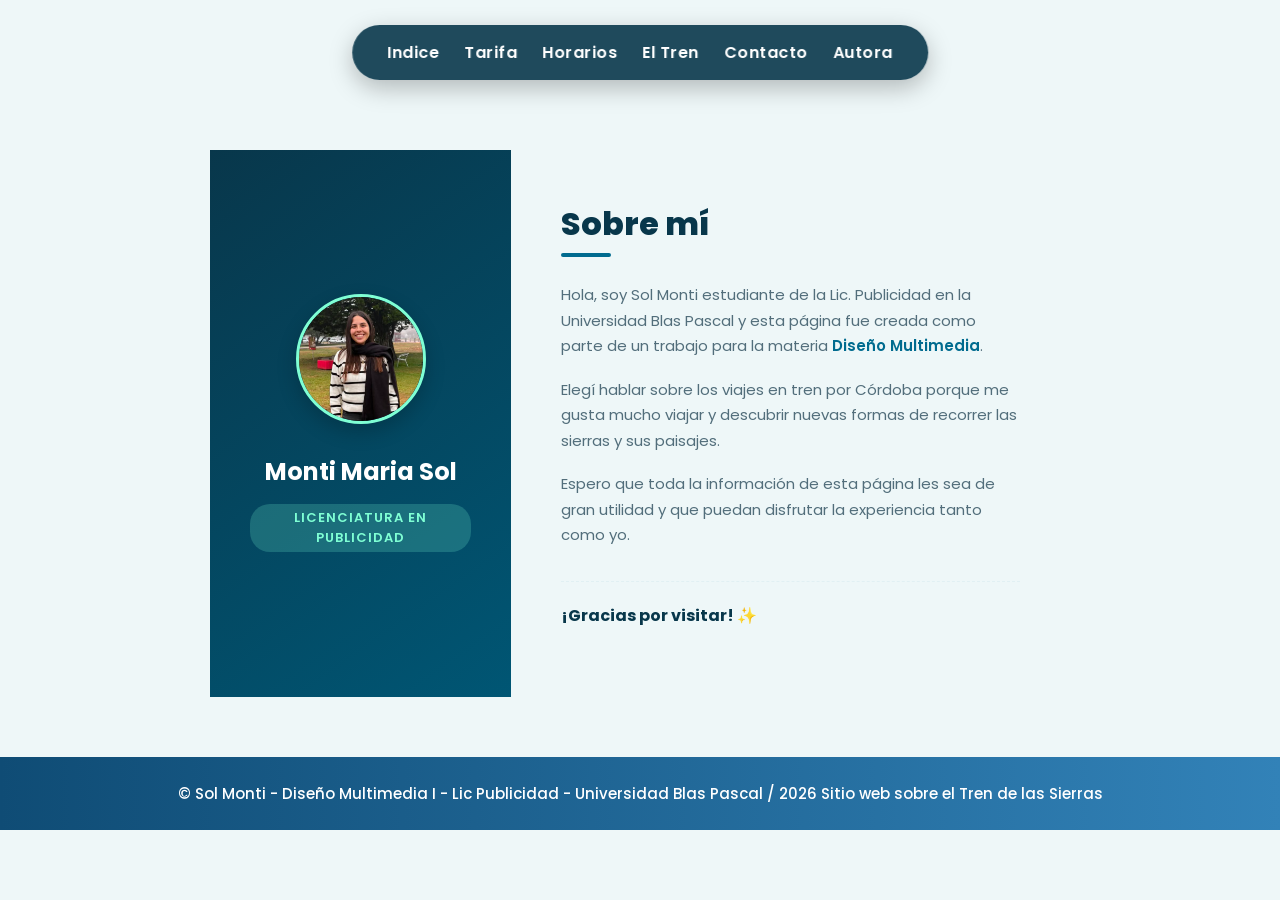
<file: autora.html>
<!DOCTYPE html>
<html lang="es">
<head>
  <link href="style.css" rel="stylesheet">
  <meta charset="UTF-8">
  <title>Tren de las sierras</title>
</head>
<body>
    <nav>
        <ul>
            <li><a href="index.html">Indice</a></li>
            <li><a href="tarifa.html">Tarifa</a></li>
            <li><a href="Horarios.html">Horarios</a></li>
            <li><a href="el tren.html">El Tren</a></li>
            <li><a href="contacto.html">Contacto</a></li>
            <li><a href="autora.html">Autora</a></li>
        </ul>
    </nav>

<main class="wrapper-autora">
<div class="perfil-foto-area">
    <img src="Fotos\Foto-autora.jpeg" alt="Sol Monti" class="foto-autora">
    
    <h2>Monti Maria Sol</h2>
    <p class="rol">Licenciatura en Publicidad</p>
</div>
            <!-- Bloque Derecho: Mensaje y Detalles -->
            <div class="perfil-info-area">
                <h1>Sobre mí</h1>
                <div class="linea-decorativa"></div>
                
                <p>Hola, soy Sol Monti estudiante de la Lic. Publicidad en la Universidad Blas Pascal y esta página fue creada como parte de un trabajo para la materia <strong>Diseño Multimedia</strong>.</p>

                <p>Elegí hablar sobre los viajes en tren por Córdoba porque me gusta mucho viajar y descubrir nuevas formas de recorrer las sierras y sus paisajes.</p>

                <p>Espero que toda la información de esta página les sea de gran utilidad y que puedan disfrutar la experiencia tanto como yo.</p>

                <div class="despedida">
                    <p class="gracias">¡Gracias por visitar! ✨</p>
                </div>
            </div>
    </main>
    <footer>
    <p id="footer">© Sol Monti - Diseño Multimedia I - Lic Publicidad - Universidad Blas Pascal / 2026 Sitio web sobre el Tren de las Sierras  </p>
</footer>
</body>
</html>
</file>
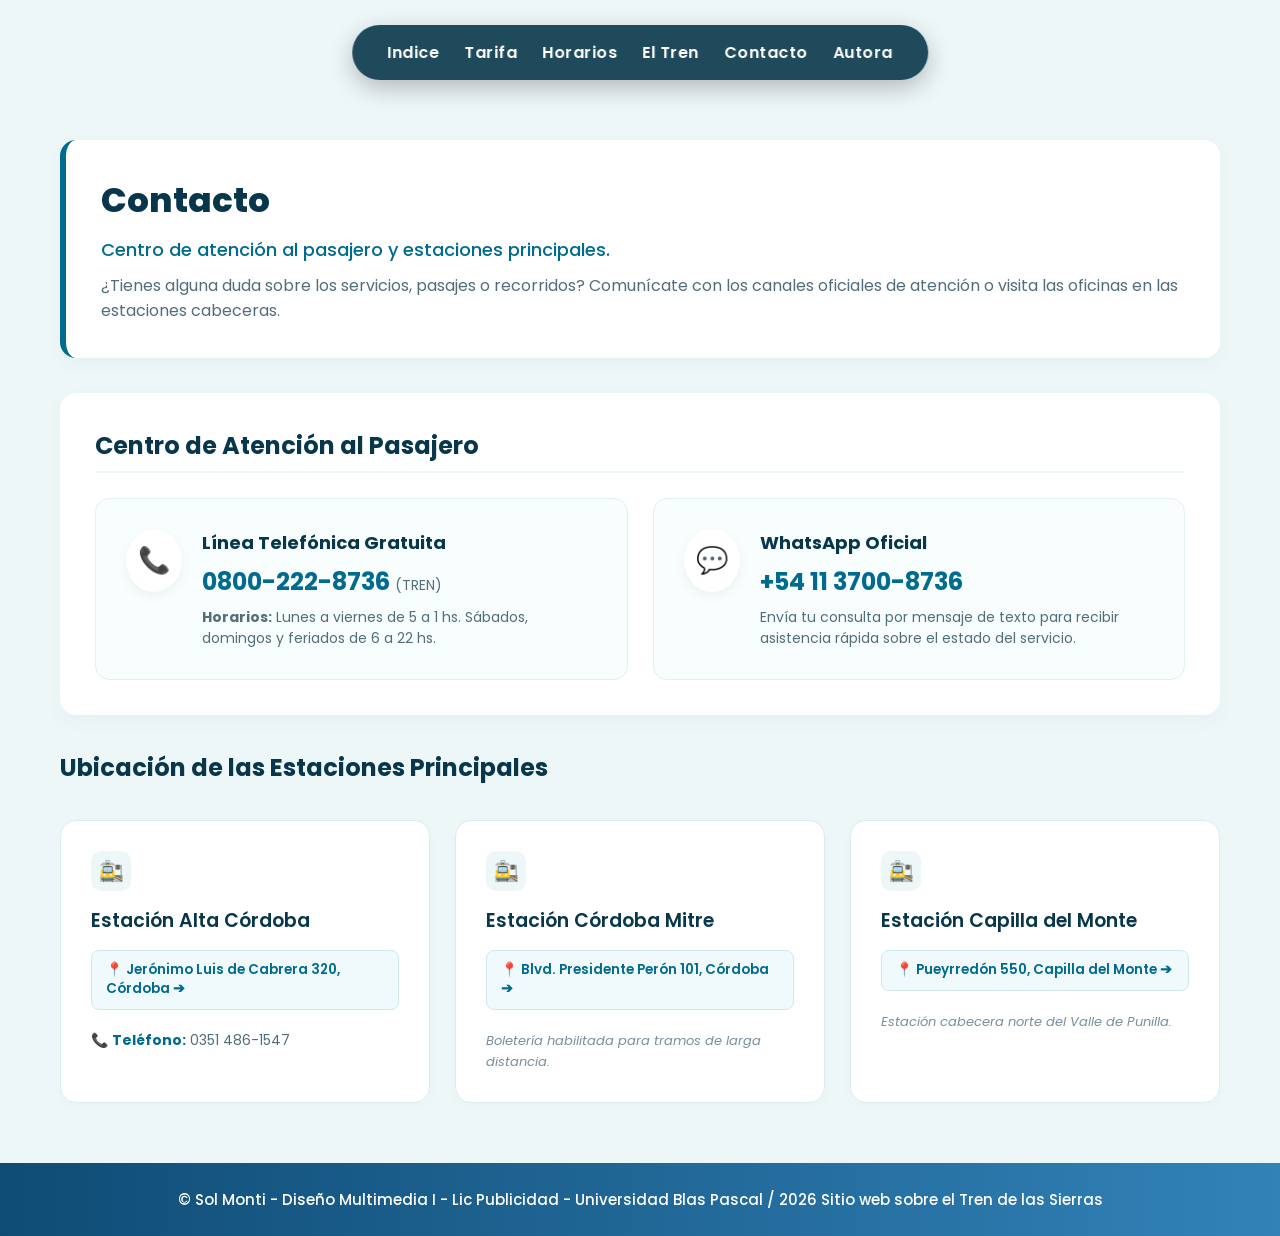
<file: contacto.html>
<!DOCTYPE html>
<html lang="es">
<head>
  <link href="style.css" rel="stylesheet">
  <meta charset="UTF-8">
  <title>Tren de las sierras</title>
</head>
<body>
    <nav>
        <ul>
            <li><a href="index.html">Indice</a></li>
            <li><a href="tarifa.html">Tarifa</a></li>
            <li><a href="Horarios.html">Horarios</a></li>
            <li><a href="el tren.html">El Tren</a></li>
            <li><a href="contacto.html">Contacto</a></li>
            <li><a href="autora.html">Autora</a></li>
        </ul>
    </nav>
<main class="wrapper-contacto">
        
        <header class="header-seccion">
            <h1>Contacto</h1>
            <p class="subtitulo">Centro de atención al pasajero y estaciones principales.</p>
            <p class="aclaracion">¿Tienes alguna duda sobre los servicios, pasajes o recorridos? Comunícate con los canales oficiales de atención o visita las oficinas en las estaciones cabeceras.</p>
        </header>

        <section class="atencion-pasajero">
            <h2>Centro de Atención al Pasajero</h2>
            
            <div class="grid-canales">
                <div class="card-contacto-canal">
                    <span class="icono-canal">📞</span>
                    <div class="info-canal">
                        <h3>Línea Telefónica Gratuita</h3>
                        <p class="dato-principal">0800-222-8736 <small>(TREN)</small></p>
                        <p class="horario-canal"><strong>Horarios:</strong> Lunes a viernes de 5 a 1 hs. Sábados, domingos y feriados de 6 a 22 hs.</p>
                    </div>
                </div>

                <div class="card-contacto-canal whatsapp-style">
                    <span class="icono-canal">💬</span>
                    <div class="info-canal">
                        <h3>WhatsApp Oficial</h3>
                        <p class="dato-principal">+54 11 3700-8736</p>
                        <p class="horario-canal">Envía tu consulta por mensaje de texto para recibir asistencia rápida sobre el estado del servicio.</p>
                    </div>
                </div>
            </div>
        </section>

 <section class="oficinas-estaciones">
            <h2>Ubicación de las Estaciones Principales</h2>
            
            <div class="grid-estaciones">
                <div class="estacion-card">
                    <div class="badge-tren">🚉</div>
                    <h3>Estación Alta Córdoba</h3>
                    <a href="https://maps.app.goo.gl/N7bkkgD5SNTJECLY6" target="_blank" class="boton-mapa">
                        📍 Jerónimo Luis de Cabrera 320, Córdoba ➔
                    </a>
                    <p class="telefono-estacion">📞 <strong>Teléfono:</strong> 0351 486-1547</p>
                </div>

                <div class="estacion-card">
                    <div class="badge-tren">🚉</div>
                    <h3>Estación Córdoba Mitre</h3>
                    <a href="https://maps.app.goo.gl/zo84ZWs15TU2xJAWA" target="_blank" class="boton-mapa">
                        📍 Blvd. Presidente Perón 101, Córdoba ➔
                    </a>
                    <p class="telefono-estacion"><em>Boletería habilitada para tramos de larga distancia.</em></p>
                </div>

                <div class="estacion-card">
                    <div class="badge-tren">🚉</div>
                    <h3>Estación Capilla del Monte</h3>
                    <a href="https://maps.app.goo.gl/j3onuVPcmYfVt8nZ9" target="_blank" class="boton-mapa">
                        📍 Pueyrredón 550, Capilla del Monte ➔
                    </a>
                    <p class="telefono-estacion"><em>Estación cabecera norte del Valle de Punilla.</em></p>
                </div>
            </div>
        </section>
    </main>
    <footer>
    <p id="footer">© Sol Monti - Diseño Multimedia I - Lic Publicidad - Universidad Blas Pascal / 2026 Sitio web sobre el Tren de las Sierras  </p>
</footer>
</body>
</html>
</file>
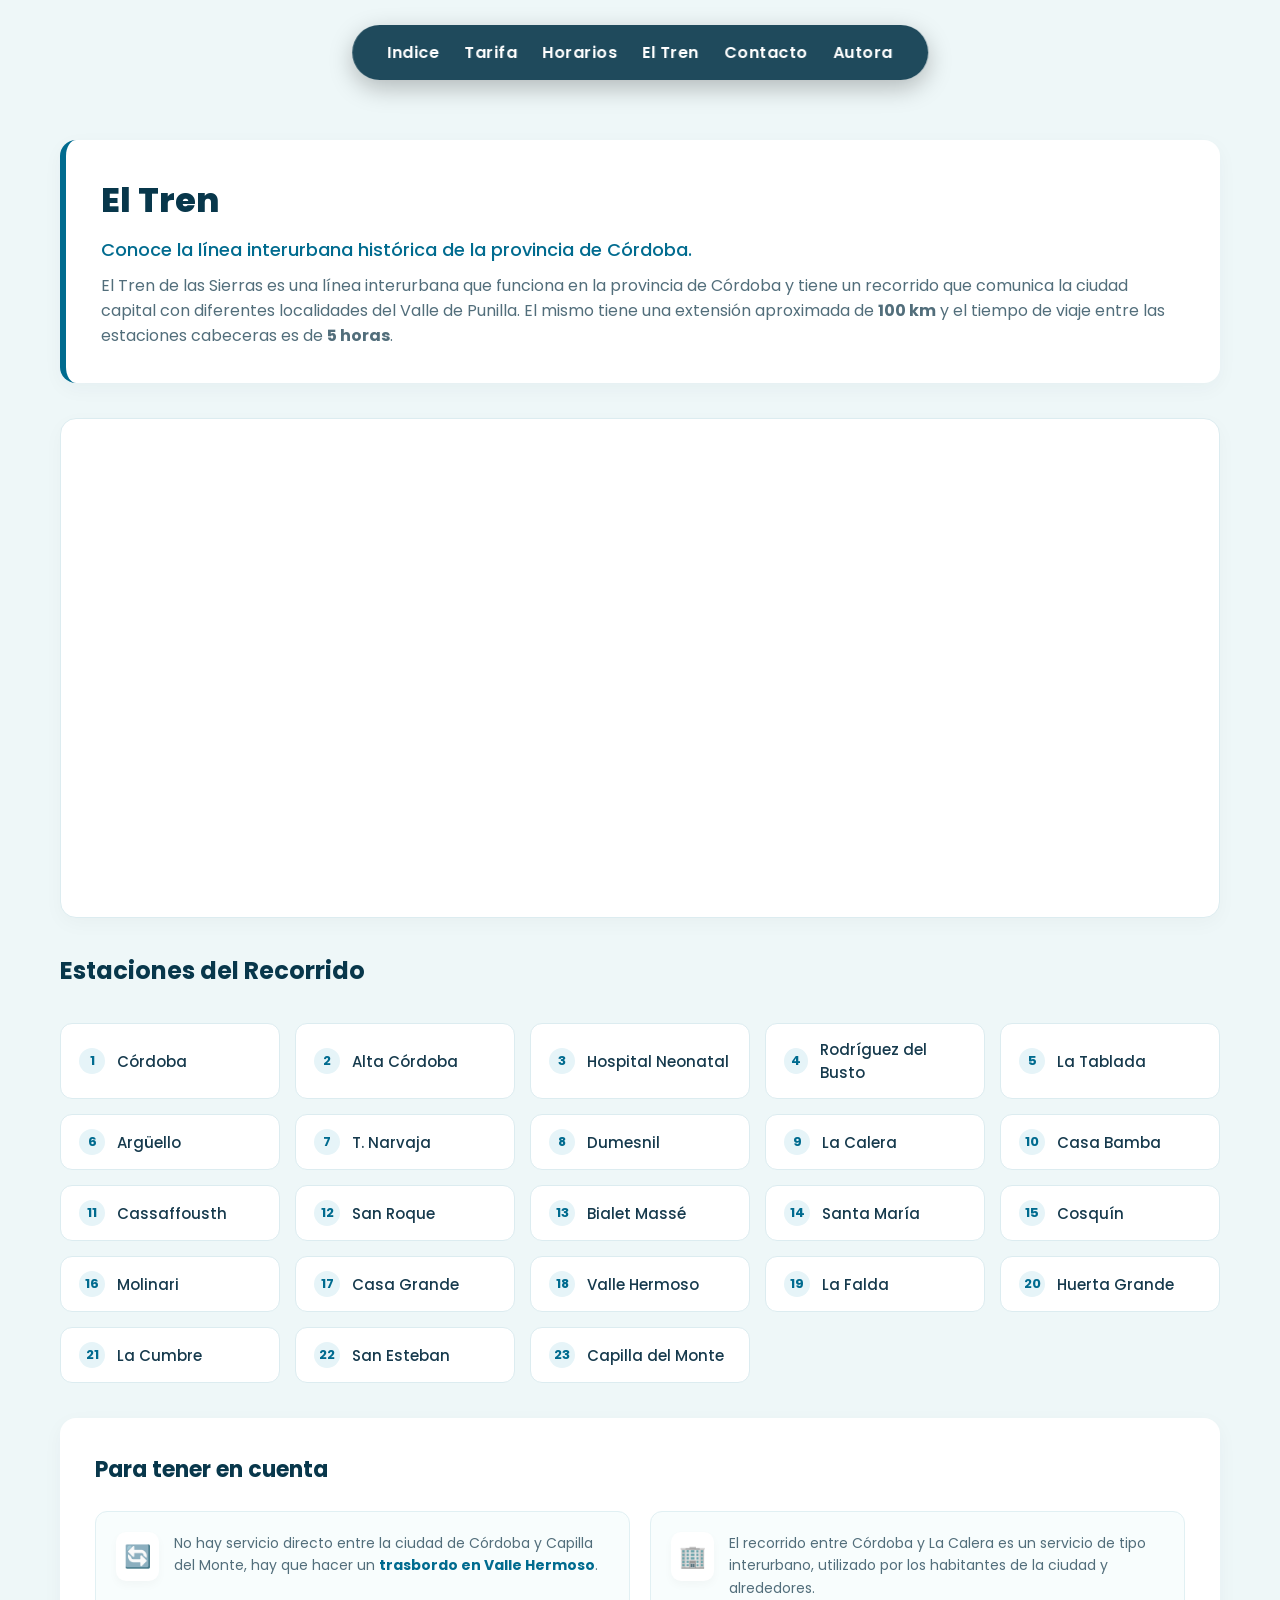
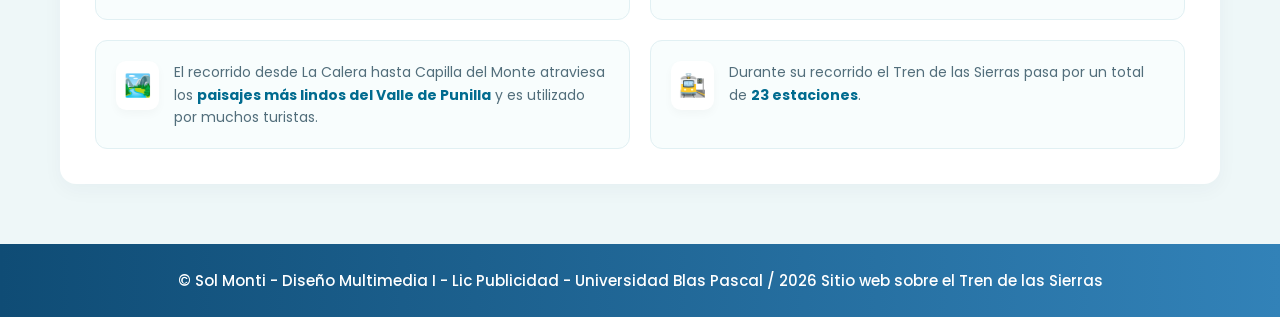
<file: el tren.html>
<!DOCTYPE html>
<html lang="es">
<head>
  <link href="style.css" rel="stylesheet">
  <meta charset="UTF-8">
  <title>Ten de las sierras</title>
</head>
<body>
    <nav>
        <ul>
            <li><a href="index.html">Indice</a></li>
            <li><a href="tarifa.html">Tarifa</a></li>
            <li><a href="Horarios.html">Horarios</a></li>
            <li><a href="el tren.html">El Tren</a></li>
            <li><a href="contacto.html">Contacto</a></li>
            <li><a href="autora.html">Autora</a></li>
        </ul>
    </nav>
<main class="wrapper-tren">
        
        <header class="header-seccion">
            <h1>El Tren</h1>
            <p class="subtitulo">Conoce la línea interurbana histórica de la provincia de Córdoba.</p>
            <p class="aclaracion">El Tren de las Sierras es una línea interurbana que funciona en la provincia de Córdoba y tiene un recorrido que comunica la ciudad capital con diferentes localidades del Valle de Punilla. El mismo tiene una extensión aproximada de <strong>100 km</strong> y el tiempo de viaje entre las estaciones cabeceras es de <strong>5 horas</strong>.</p>
        </header>

        <section class="seccion-mapa-unico">
            <div class="contenedor-iframe-full">
                <iframe src="https://www.google.com/maps/d/embed?mid=1ZbwpI0EW1kE16yeSjq-pHmKu3SYMpfY&ehbc=2E312F" title="Mapa del recorrido del Tren de las Sierras" width="640" height="480"></iframe>
            </div>
        </section>

        <section class="estaciones-container">
            <h2>Estaciones del Recorrido</h2>
            <ul class="lista-estaciones">
                <li><span>1</span> Córdoba</li>
                <li><span>2</span> Alta Córdoba</li>
                <li><span>3</span> Hospital Neonatal</li>
                <li><span>4</span> Rodríguez del Busto</li>
                <li><span>5</span> La Tablada</li>
                <li><span>6</span> Argüello</li>
                <li><span>7</span> T. Narvaja</li>
                <li><span>8</span> Dumesnil</li>
                <li><span>9</span> La Calera</li>
                <li><span>10</span> Casa Bamba</li>
                <li><span>11</span> Cassaffousth</li>
                <li><span>12</span> San Roque</li>
                <li><span>13</span> Bialet Massé</li>
                <li><span>14</span> Santa María</li>
                <li><span>15</span> Cosquín</li>
                <li><span>16</span> Molinari</li>
                <li><span>17</span> Casa Grande</li>
                <li><span>18</span> Valle Hermoso</li>
                <li><span>19</span> La Falda</li>
                <li><span>20</span> Huerta Grande</li>
                <li><span>21</span> La Cumbre</li>
                <li><span>22</span> San Esteban</li>
                <li><span>23</span> Capilla del Monte</li>
            </ul>
        </section>

        <section class="consejos-tren">
            <h3>Para tener en cuenta</h3>
            
            <div class="grid-consejos">
                <div class="card-consejo">
                    <span class="icono-c">🔄</span>
                    <p>No hay servicio directo entre la ciudad de Córdoba y Capilla del Monte, hay que hacer un <strong>trasbordo en Valle Hermoso</strong>.</p>
                </div>
                <div class="card-consejo">
                    <span class="icono-c">🏢</span>
                    <p>El recorrido entre Córdoba y La Calera es un servicio de tipo interurbano, utilizado por los habitantes de la ciudad y alrededores.</p>
                </div>
                <div class="card-consejo">
                    <span class="icono-c">🏞️</span>
                    <p>El recorrido desde La Calera hasta Capilla del Monte atraviesa los <strong>paisajes más lindos del Valle de Punilla</strong> y es utilizado por muchos turistas.</p>
                </div>
                <div class="card-consejo">
                    <span class="icono-c">🚉</span>
                    <p>Durante su recorrido el Tren de las Sierras pasa por un total de <strong>23 estaciones</strong>.</p>
                </div>
            </div>
        </section>

    </main>
    <footer>
    <p id="footer">© Sol Monti - Diseño Multimedia I - Lic Publicidad - Universidad Blas Pascal / 2026 Sitio web sobre el Tren de las Sierras  </p>
</footer>
</body>
</html>
</file>
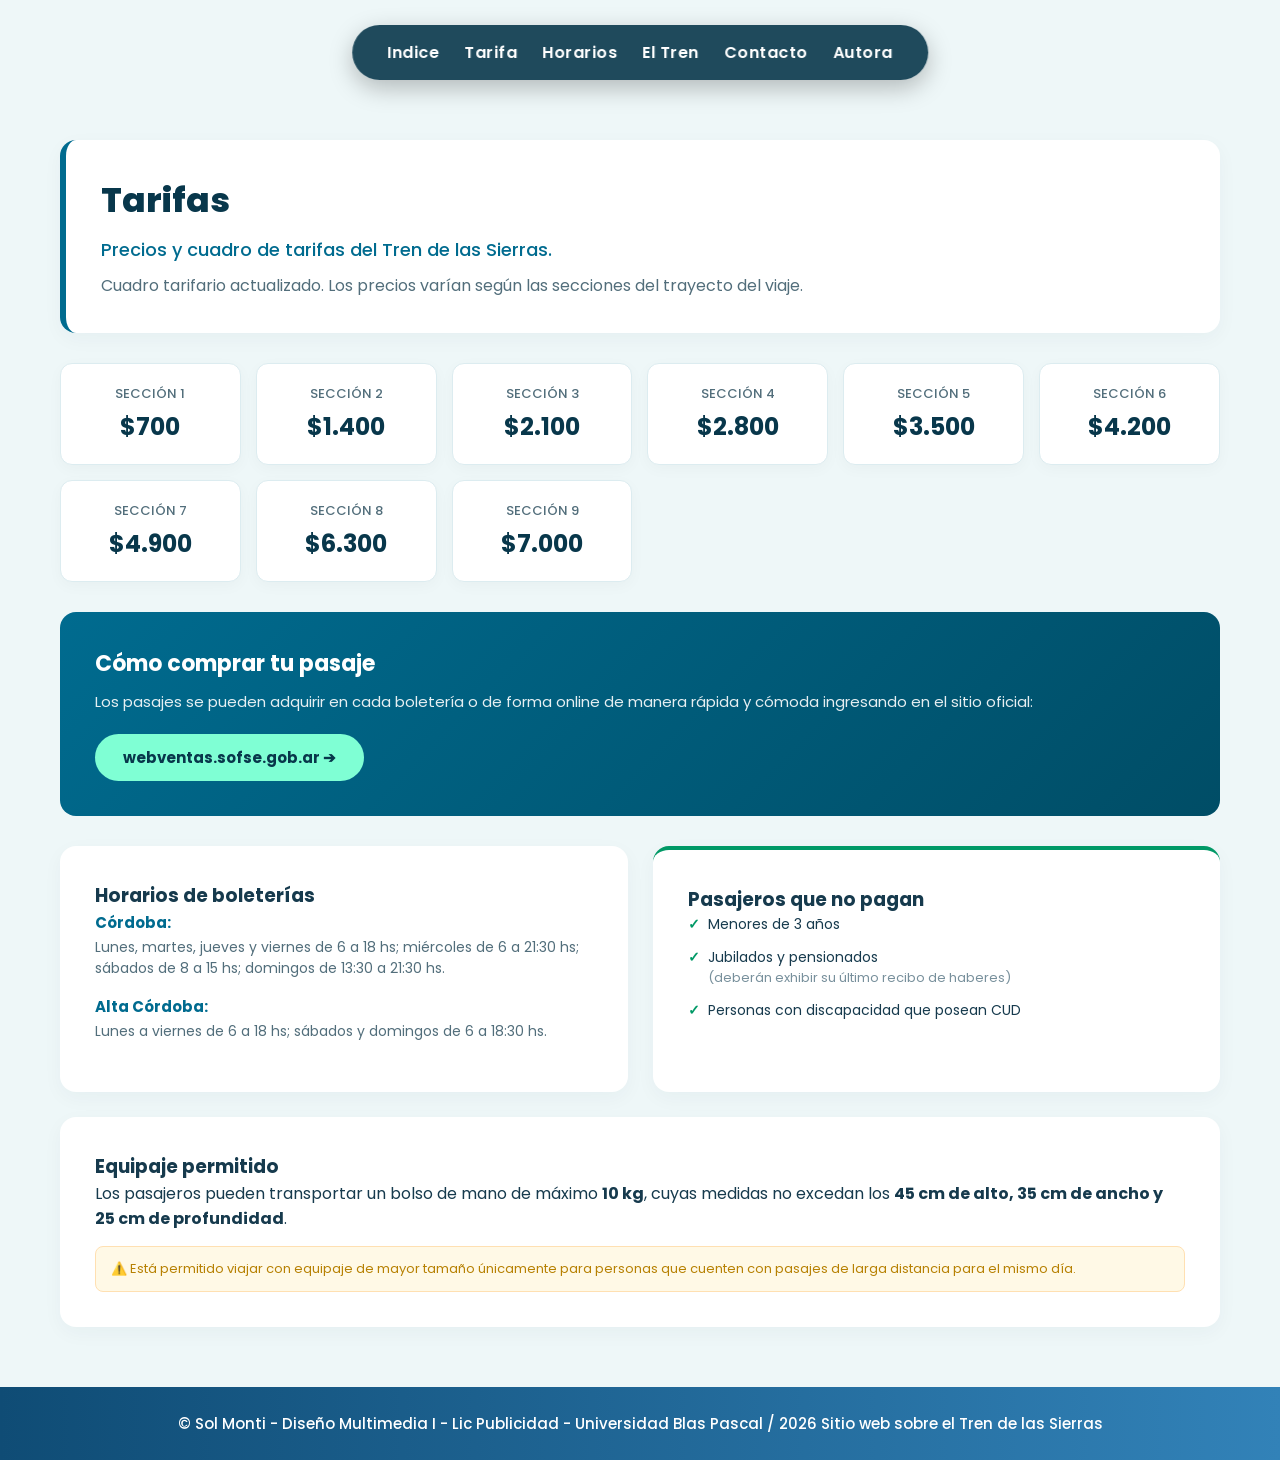
<file: tarifa.html>
<!DOCTYPE html>
<html lang="es">
<head>
    <link href="style.css" rel="stylesheet">
  <meta charset="UTF-8">
  <title>Tren de las sierras</title>
</head>
<body>
    <nav>
        <ul>
            <li><a href="index.html">Indice</a></li>
            <li><a href="tarifa.html">Tarifa</a></li>
            <li><a href="Horarios.html">Horarios</a></li>
            <li><a href="el tren.html">El Tren</a></li>
            <li><a href="contacto.html">Contacto</a></li>
            <li><a href="autora.html">Autora</a></li>
        </ul>
    </nav>

 <main class="wrapper-tarifas">
        
        <header class="header-seccion">
            <h1>Tarifas</h1>
            <p class="subtitulo">Precios y cuadro de tarifas del Tren de las Sierras.</p>
            <p class="aclaracion">Cuadro tarifario actualizado. Los precios varían según las secciones del trayecto del viaje.</p>
        </header>

        <section class="tarjetas-precios">
            <div class="card-precio"><span>Sección 1</span> <strong>$700</strong></div>
            <div class="card-precio"><span>Sección 2</span> <strong>$1.400</strong></div>
            <div class="card-precio"><span>Sección 3</span> <strong>$2.100</strong></div>
            <div class="card-precio"><span>Sección 4</span> <strong>$2.800</strong></div>
            <div class="card-precio"><span>Sección 5</span> <strong>$3.500</strong></div>
            <div class="card-precio"><span>Sección 6</span> <strong>$4.200</strong></div>
            <div class="card-precio"><span>Sección 7</span> <strong>$4.900</strong></div>
            <div class="card-precio"><span>Sección 8</span> <strong>$6.300</strong></div>
            <div class="card-precio"><span>Sección 9</span> <strong>$7.000</strong></div>
        </section>

        <section class="bloque-compra">
            <h3>Cómo comprar tu pasaje</h3>
            <p>Los pasajes se pueden adquirir en cada boletería o de forma online de manera rápida y cómoda ingresando en el sitio oficial:</p>
            <a href="https://webventas.sofse.gob.ar/" target="_blank" class="boton-link">webventas.sofse.gob.ar ➔</a>
        </section>

        <section class="grid-info">
            
            <div class="info-box">
                <h3>Horarios de boleterías</h3>
                <div class="item-horario">
                    <strong>Córdoba:</strong> 
                    <p>Lunes, martes, jueves y viernes de 6 a 18 hs; miércoles de 6 a 21:30 hs; sábados de 8 a 15 hs; domingos de 13:30 a 21:30 hs.</p>
                </div>
                <div class="item-horario">
                    <strong>Alta Córdoba:</strong> 
                    <p>Lunes a viernes de 6 a 18 hs; sábados y domingos de 6 a 18:30 hs.</p>
                </div>
            </div>

            <div class="info-box gratis">
                <h3>Pasajeros que no pagan</h3>
                <ul>
                    <li>Menores de 3 años</li>
                    <li>Jubilados y pensionados <span>(deberán exhibir su último recibo de haberes)</span></li>
                    <li>Personas con discapacidad que posean CUD</li>
                </ul>
            </div>

            <div class="info-box span-full">
                <h3>Equipaje permitido</h3>
                <p>Los pasajeros pueden transportar un bolso de mano de máximo <strong>10 kg</strong>, cuyas medidas no excedan los <strong>45 cm de alto, 35 cm de ancho y 25 cm de profundidad</strong>.</p>
                <p class="nota-equipaje">⚠️ Está permitido viajar con equipaje de mayor tamaño únicamente para personas que cuenten con pasajes de larga distancia para el mismo día.</p>
            </div>

        </section>

    </main>
    <footer>
    <p id="footer">© Sol Monti - Diseño Multimedia I - Lic Publicidad - Universidad Blas Pascal / 2026 Sitio web sobre el Tren de las Sierras  </p>
</footer>
</body>
</html>
</file>
<file: style.css>
@import url('https://fonts.googleapis.com/css2?family=Poppins:wght@300;400;500;600;700;800&display=swap');

/* ==========================================================================
   1. REGLAS GENERALES Y RESET (Aplica a todas las páginas)
   ========================================================================== */
* {
    margin: 0;
    padding: 0;
    box-sizing: border-box;
}

body {
    font-family: 'Poppins', sans-serif;
    background-color: #eef7f8;
    color: #163a4d;
}

/* ==========================================================================
   2. MENÚ DE NAVEGACIÓN FIJO (Corregido para que no se deforme)
   ========================================================================== */
nav {
    position: fixed;
    top: 25px;
    left: 50%;
    transform: translateX(-50%);
    background: rgba(8, 55, 75, 0.9);
    backdrop-filter: blur(8px);
    padding: 15px 35px;
    border-radius: 60px;
    z-index: 1000;
    box-shadow: 0px 8px 25px rgba(0,0,0,0.25);
}

nav ul {
    display: flex;
    align-items: center;
    justify-content: center;
    gap: 25px;
    list-style: none;
}

nav a {
    text-decoration: none;
    color: white;
    font-size: 16px;
    font-weight: 600;
    letter-spacing: 0.5px;
    transition: 0.3s;
    white-space: nowrap; /* Evita que "El Tren" se rompa en dos líneas */
}

nav a:hover {
    color: #7fffd4;
    transform: scale(1.05);
}

/* ==========================================================================
   3. PÁGINA PRINCIPAL: PORTADA (HERO), BENEFICIOS Y CONTACTO
   ========================================================================== */

/* Portada con Video */
.hero {
    position: relative;
    height: 100vh;
    overflow: hidden;
}

.video-fondo {
    position: absolute;
    width: 100%;
    height: 100%;
    object-fit: cover;
}

.overlay {
    position: absolute;
    width: 100%;
    height: 100%;
    background: linear-gradient(
        rgba(0, 60, 90, 0.55),
        rgba(0, 120, 90, 0.45)
    );
}

.contenido-hero {
    position: relative;
    z-index: 2;
    height: 100%;
    display: flex;
    justify-content: center;
    align-items: center;
    text-align: center;
    padding: 20px;
}

.contenido-hero h1 {
    color: white;
    font-size: 85px;
    font-weight: 800;
    line-height: 1.1;
    text-shadow: 0px 5px 15px rgba(0,0,0,0.4);
    letter-spacing: 2px;
}

/* Sección de Beneficios (Cards) */
.beneficios {
    padding: 90px 10%;
    text-align: center;
}

.beneficios h2 {
    font-size: 48px;
    color: #006b8f;
    margin-bottom: 60px;
    font-weight: 700;
}

.cards {
    display: flex;
    justify-content: center;
    gap: 35px;
    flex-wrap: wrap;
}

.card {
    width: 320px;
    background: white;
    border-radius: 25px;
    overflow: hidden;
    box-shadow: 0px 8px 25px rgba(0,0,0,0.12);
    transition: 0.4s;
}

.card:hover {
    transform: translateY(-12px) scale(1.02);
}

.card img {
    width: 100%;
    height: 230px;
    object-fit: cover;
}

.card h3 {
    padding: 25px;
    font-size: 24px;
    color: #00796b;
    font-weight: 600;
}
.card {
    width: 320px;
    background: white;
    border-radius: 25px;
    overflow: hidden;
    box-shadow: 0px 8px 25px rgba(0,0,0,0.12);
    transition: 0.4s;
    
    /* ESTO HACE QUE LA TARJETA PERMITA EMPUJAR EL BOTÓN AL FONDO */
    display: flex;
    flex-direction: column;
}

.card:hover {
    transform: translateY(-12px) scale(1.02);
}

.card img {
    width: 100%;
    height: 230px;
    object-fit: cover;
}

.card h3 {
    padding: 25px 25px 10px 25px;
    font-size: 24px;
    color: #00796b;
    font-weight: 600;
    /* ESTO HACE QUE EL TÍTULO OCUPE EL ESPACIO QUE FALTA */
    flex-grow: 1; 
}
/* EL BOTÓN DE FUENTES EN VERSIÓN SUTIL (SOLO TEXTO CON LÍNEA) */
.boton-fuente {
  color: #00796b !important;       /* El mismo color verde/azul de tus títulos h3 */
  font-style: italic;              /* Mantiene la letra en cursiva */
  text-decoration: none;           /* Quitamos el subrayado por defecto para controlar la línea */
  
  /* --- CAMBIOS PARA DESTACAR MENOS --- */
  font-size: 13px;                 /* Letra pequeña y discreta */
  background-color: transparent;   /* Quitamos por completo el fondo azul */
  padding: 0;                      /* Quitamos el relleno para que actúe como texto normal */
  border-bottom: 1px solid #00796b; /* Creamos una línea sutil abajo del mismo color */
  
  /* Alineación */
  margin: auto auto 20px auto;     /* Lo mantiene alineado al fondo y centrado */
  display: inline-block;
  transition: 0.3s;
}

/* Efecto sutil al pasar el mouse */
.boton-fuente:hover {
  color: #004d40 !important;       /* Se oscurece un poquito la letra */
  border-color: #004d40;           /* Se oscurece un poquito la línea */
  transform: translateY(-1px);     /* Se eleva apenas un milímetro, muy elegante */
}
/* ==========================================================================
   13. NUEVA SECCIÓN: PLAYLIST DE ROCK EN EL INDEX (ADAPTADA A TU IFRAME)
   ========================================================================== */
.seccion-playlist {
    background-color: #ffffff; /* Fondo blanco para cortar con el fondo gris/celeste */
    padding: 60px 10%;
    display: flex;
    justify-content: center;
}

.contenedor-playlist-index {
    max-width: 900px;
    width: 100%;
    background: #eef7f8; /* El celeste claro de tu body */
    padding: 40px;
    border-radius: 25px;
    box-shadow: 0px 8px 25px rgba(0,0,0,0.05);
    display: flex;
    align-items: center; /* Centra verticalmente el texto con el reproductor alto */
    gap: 40px;
}

.texto-playlist {
    flex: 1;
    text-align: left;
}

.texto-playlist h2 {
    font-size: 32px;
    color: #006b8f; /* El azul de tus títulos principales */
    margin-bottom: 15px;
    font-weight: 700;
}

.texto-playlist p {
    color: #526e7b;
    font-size: 16px;
    line-height: 1.6;
}

.reproductor-spotify {
    flex: 1;
    width: 100%;
    max-width: 400px; /* Evita que el reproductor se estire a lo ancho de forma desproporcionada */
}

.reproductor-spotify iframe {
    box-shadow: 0px 6px 20px rgba(0,0,0,0.1);
}

/* RESPONSIVE: Celulares */
@media(max-width: 768px) {
    .contenedor-playlist-index {
        flex-direction: column;
        text-align: center;
        gap: 25px;
        padding: 25px;
    }
    .texto-playlist {
        text-align: center;
    }
    .texto-playlist h2 {
        font-size: 26px;
    }
}
/* Sección de Contacto */
.contacto {
    background: linear-gradient(135deg, #006b8f, #009966);
    color: white;
    text-align: center;
    padding: 80px 20px;
}

.contacto h2 {
    font-size: 42px;
    margin-bottom: 25px;
}

.contacto p {
    font-size: 20px;
    margin: 12px 0;
    font-weight: 300;
}

/* Botones Comunes de la Portada/Contacto */
.boton {
    display: inline-block;
    margin-top: 35px;
    padding: 16px 38px;
    border-radius: 50px;
    background-color: white;
    color: #00796b;
    text-decoration: none;
    font-size: 18px;
    font-weight: 700;
    transition: 0.3s;
}

.boton:hover {
    background-color: #dff7ef;
    transform: scale(1.05);
}
footer {
    background: linear-gradient(to right, #0f4c75, #3282b8);
    color: white;
    text-align: center;
    padding: 25px;
    margin-top: 50px;
}

#footer {
    margin: 0;
    font-size: 15px;
    font-weight: 500;
}
/* ==========================================================================
   4. PÁGINAS INTERNAS (Estructura para Horarios y Tarifas)
   ========================================================================== */
/* Envolvemos el contenido de las páginas de Horarios y Tarifas en esta clase en el HTML */
.wrapper-horarios, .wrapper-tarifas {
    max-width: 1200px;
    width: 100%;
    margin: 140px auto 60px auto; /* El margen de 140px evita que el nav tape el título */
    padding: 0 20px;
    display: flex;
    flex-direction: column;
    gap: 30px;
}

/* Bloques de información tipo tarjeta blanca */
.seccion-info, .header-seccion, .contenedor-tabla, .info-box, .seccion-turismo {
    background-color: white;
    width: 100%;
    padding: 35px;
    border-radius: 16px;
    box-shadow: 0 6px 20px rgba(8, 55, 75, 0.04);
}

/* Ajustes de textos informativos internos */
.seccion-info, .header-seccion { border-left: 6px solid #006b8f; }
.seccion-info h1, .header-seccion h1 { font-size: 34px; color: #08374b; font-weight: 800; margin-bottom: 10px; }
.subtitulo { font-size: 18px; color: #006b8f; font-weight: 500; margin-bottom: 10px; }
.descripcion, .aclaracion { color: #526e7b; font-size: 16px; }

/* Caja de alerta nocturna */
.alerta-nocturna {
    background-color: #e6f4f8;
    border: 1px solid #bce1ec;
    border-radius: 12px;
    padding: 15px 20px;
    display: flex;
    align-items: center;
    gap: 15px;
    margin-top: 20px;
    max-width: max-content;
}
.alerta-nocturna .icono { font-size: 20px; background-color: #79c3e2; padding: 6px; border-radius: 50%; display: inline-flex; }
.alerta-nocturna p { margin: 0; color: #163a4d; font-size: 15px; }
.alerta-nocturna strong { color: #006b8f; }

/* ==========================================================================
   5. COMPONENTE: TABLAS CON MAPA DE VÍAS (Página Horarios)
   ========================================================================== */
.contenedor-tabla { overflow-x: auto; }
.contenedor-tabla h2 { color: #163a4d; font-size: 22px; margin-bottom: 5px; }
.contenedor-tabla h3 { color: #666; font-size: 16px; font-weight: 400; margin-bottom: 30px; }

.tabla-tren { border-collapse: collapse; width: max-content; }
.tabla-tren th:first-child, .tabla-tren td:first-child {
    font-weight: bold;
    color: #006b8f;
    padding-right: 25px;
    text-align: left;
    font-size: 14px;
    position: sticky;
    left: 0;
    background: white;
    z-index: 5;
}

.estacion-header { height: 140px; vertical-align: bottom; padding-bottom: 15px; }
.estacion-header span {
    display: block; width: 35px; transform: rotate(-45deg);
    transform-origin: bottom left; white-space: nowrap;
    font-size: 13px; font-weight: 600; color: #444;
}

.fila-mapa td { position: relative; padding: 15px 0; }
.nodo-via { display: flex; align-items: center; justify-content: center; position: relative; width: 80px; height: 20px; }
.nodo-via::before {
    content: ''; position: absolute; left: 0; right: 0; top: 50%;
    transform: translateY(-50%); height: 6px; background-color: #79c3e2; z-index: 1;
}
.circulo { width: 14px; height: 14px; background-color: white; border: 4px solid #79c3e2; border-radius: 50%; z-index: 2; }

.fila-horario td { text-align: center; padding: 10px 0; font-size: 14px; color: #444; border-bottom: 1px solid #f5f5f5; }
.fila-horario:hover td { background-color: #f2fafd; }

/* ==========================================================================
   6. COMPONENTE: TARJETAS DE PRECIOS Y BLOQUES (Página Tarifas)
   ========================================================================== */
.tarjetas-precios { display: grid; grid-template-columns: repeat(auto-fill, minmax(180px, 1fr)); gap: 15px; }
.card-precio {
    background: white; padding: 20px; border-radius: 12px; text-align: center;
    box-shadow: 0 4px 15px rgba(0, 0, 0, 0.03); border: 1px solid #dcecf0;
    transition: 0.3s ease; display: flex; flex-direction: column; gap: 5px;
}
.card-precio:hover { transform: translateY(-4px); border-color: #79c3e2; box-shadow: 0 6px 20px rgba(121, 195, 226, 0.15); }
.card-precio span { font-size: 13px; color: #526e7b; font-weight: 500; text-transform: uppercase; }
.card-precio strong { font-size: 24px; color: #08374b; font-weight: 700; }

.bloque-compra { background: linear-gradient(135deg, #006b8f, #004d66); color: white; padding: 35px; border-radius: 16px; }
.bloque-compra h3 { font-size: 22px; margin-bottom: 10px; }
.bloque-compra p { font-size: 15px; line-height: 1.6; margin-bottom: 20px; opacity: 0.9; }
.boton-link {
    display: inline-block; background: #7fffd4; color: #08374b; text-decoration: none;
    padding: 12px 28px; border-radius: 50px; font-weight: 700; font-size: 15px; transition: 0.3s;
}
.boton-link:hover { background: white; transform: translateY(-2px); }

.grid-info { display: grid; grid-template-columns: repeat(2, 1fr); gap: 25px; }
.item-horario { margin-bottom: 15px; }
.item-horario strong { color: #006b8f; font-size: 15px; }
.item-horario p { font-size: 14px; color: #526e7b; margin-top: 2px; }

.info-box ul { list-style: none; }
.info-box li { font-size: 14px; margin-bottom: 12px; position: relative; padding-left: 20px; }
.info-box li::before { content: "✓"; position: absolute; left: 0; color: #009966; font-weight: bold; }
.info-box li span { font-size: 13px; color: #78909c; display: block; }
.info-box.gratis { border-top: 4px solid #009966; }

.span-full { grid-column: span 2; }
.nota-equipaje { margin-top: 15px; background: #fff9e6; border: 1px solid #ffe0b2; padding: 12px 15px; border-radius: 8px; font-size: 13px; color: #b78103; }

/* ==========================================================================
   7. SECCIÓN DE TURISMO (Genially iframe)
   ========================================================================== */
.seccion-turismo { border-left: 6px solid #009966; }
.seccion-turismo h2 { color: #08374b; font-size: 26px; font-weight: 700; margin-bottom: 8px; }
.descripcion-turismo { color: #526e7b; font-size: 16px; margin-bottom: 30px; }
.contenedor-genially { width: 100%; max-width: 1000px; margin: 0 auto; border-radius: 12px; overflow: hidden; border: 1px solid #dcecf0; box-shadow: 0 8px 25px rgba(0, 0, 0, 0.1); }
.proporcion-video { position: relative; padding-bottom: 56.25%; height: 0; overflow: hidden; }
.proporcion-video iframe { position: absolute; top: 0; left: 0; width: 100%; height: 100%; border: 0; }

/* ==========================================================================
   8. RESPONSIVE / ADAPTACIÓN MÓVIL
   ========================================================================== */
@media(max-width: 768px) {
    nav { width: 90%; padding: 12px 15px; }
    nav ul { gap: 12px; }
    nav a { font-size: 13px; }

    .contenido-hero h1 { font-size: 52px; }
    .beneficios h2 { font-size: 36px; }

    .wrapper-horarios, .wrapper-tarifas { margin-top: 110px; gap: 20px; }
    .grid-info { grid-template-columns: 1fr; }
    .span-full { grid-column: span 1; }
    .seccion-turismo { padding: 25px 20px; }
}
/* ==========================================================================
   9. PÁGINA: EL TREN (Estilos Ajustados para Mapa Único)
   ========================================================================== */

.wrapper-tren {
    max-width: 1200px;
    width: 100%;
    margin: 140px auto 60px auto;
    padding: 0 20px;
    display: flex;
    flex-direction: column;
    gap: 35px;
}

/* Contenedor del mapa a pantalla completa */
.seccion-mapa-unico {
    width: 100%;
}

.contenedor-iframe-full {
    background: white;
    padding: 15px;
    border-radius: 16px;
    box-shadow: 0 6px 20px rgba(0,0,0,0.03);
    border: 1px solid #dcecf0;
    height: 500px; /* Altura ideal y cómoda para navegar el mapa */
    width: 100%;
}

.contenedor-iframe-full iframe {
    width: 100%;
    height: 100%;
    border: 0;
    border-radius: 10px;
}

/* Listado de Estaciones en columnas automáticas */
.estaciones-container h2 {
    color: #08374b;
    font-size: 24px;
    margin-bottom: 25px;
    border-bottom: 2px solid #eef7f8;
    padding-bottom: 8px;
}

.lista-estaciones {
    list-style: none;
    display: grid;
    grid-template-columns: repeat(auto-fill, minmax(220px, 1fr));
    gap: 15px;
}

.lista-estaciones li {
    background: white;
    padding: 14px 18px;
    border-radius: 12px;
    font-size: 15px;
    color: #163a4d;
    font-weight: 500;
    display: flex;
    align-items: center;
    gap: 12px;
    border: 1px solid #dcecf0;
    transition: 0.2s ease;
}

.lista-estaciones li:hover {
    border-color: #79c3e2;
    background-color: #f4fbfc;
    transform: translateY(-2px);
}

.lista-estaciones li span {
    background: #e6f4f8;
    color: #006b8f;
    font-weight: 700;
    font-size: 13px;
    width: 26px;
    height: 26px;
    border-radius: 50%;
    display: flex;
    align-items: center;
    justify-content: center;
}

/* Grid de consejos con tarjetas */
.consejos-tren {
    background: white;
    padding: 35px;
    border-radius: 16px;
    box-shadow: 0 6px 20px rgba(8, 55, 75, 0.04);
}

.consejos-tren h3 {
    font-size: 22px;
    color: #08374b;
    margin-bottom: 25px;
}

.grid-consejos {
    display: grid;
    grid-template-columns: repeat(2, 1fr);
    gap: 20px;
}

.card-consejo {
    background: #f8fdfd;
    border: 1px solid #e1f0f3;
    padding: 20px;
    border-radius: 12px;
    display: flex;
    gap: 15px;
    align-items: flex-start;
}

.icono-c {
    font-size: 22px;
    background: white;
    padding: 8px;
    border-radius: 10px;
    box-shadow: 0 4px 10px rgba(0,0,0,0.03);
    display: inline-flex;
}

.card-consejo p {
    margin: 0;
    font-size: 14px;
    color: #526e7b;
    line-height: 1.6;
}

.card-consejo strong {
    color: #006b8f;
}

/* RESPONSIVE */
@media(max-width: 768px) {
    .contenedor-iframe-full {
        height: 350px; /* Se acorta un poco en celulares para facilitar el scroll general */
    }
    .grid-consejos {
        grid-template-columns: 1fr;
    }
}
/* ==========================================================================
   10. PÁGINA: CONTACTO Y CANALES DE ATENCIÓN (Estilos Específicos)
   ========================================================================== */

.wrapper-contacto {
    max-width: 1200px;
    width: 100%;
    margin: 140px auto 60px auto;
    padding: 0 20px;
    display: flex;
    flex-direction: column;
    gap: 35px;
}

/* Sección de canales de atención rápida (0800 y Whatsapp) */
.atencion-pasajero {
    background: white;
    padding: 35px;
    border-radius: 16px;
    box-shadow: 0 6px 20px rgba(8, 55, 75, 0.04);
}

.atencion-pasajero h2, .oficinas-estaciones h2 {
    color: #08374b;
    font-size: 24px;
    margin-bottom: 25px;
    border-bottom: 2px solid #eef7f8;
    padding-bottom: 8px;
    font-weight: 700;
}

.grid-canales {
    display: grid;
    grid-template-columns: repeat(2, 1fr);
    gap: 25px;
}

.card-contacto-canal {
    background: #f8fdfd;
    border: 1px solid #e1f0f3;
    padding: 30px;
    border-radius: 14px;
    display: flex;
    gap: 20px;
    align-items: flex-start;
    transition: 0.3s ease;
}

.card-contacto-canal:hover {
    transform: translateY(-3px);
    border-color: #79c3e2;
}

/* Variación sutil para destacar WhatsApp */
.card-contacto-canal.whatsapp-style:hover {
    border-color: #25d366; /* Borde verde característico de WhatsApp en hover */
    background: #fafdfa;
}

.icono-canal {
    font-size: 26px;
    background: white;
    padding: 12px;
    border-radius: 50%;
    box-shadow: 0 4px 12px rgba(0,0,0,0.05);
    display: inline-flex;
}

.info-canal h3 {
    font-size: 18px;
    color: #08374b;
    margin-bottom: 8px;
}

.dato-principal {
    font-size: 24px;
    font-weight: 700;
    color: #006b8f;
    margin-bottom: 8px;
}

.dato-principal small {
    font-size: 14px;
    color: #526e7b;
    font-weight: 400;
}

.horario-canal {
    font-size: 14px;
    color: #526e7b;
    line-height: 1.5;
}

/* Tarjetas de Oficinas Físicas */
.grid-estaciones {
    display: grid;
    grid-template-columns: repeat(3, 1fr); /* 3 Columnas perfectas para tus 3 estaciones */
    gap: 25px;
}

.estacion-card {
    background: white;
    border: 1px solid #dcecf0;
    padding: 30px;
    border-radius: 16px;
    box-shadow: 0 4px 15px rgba(0,0,0,0.02);
    position: relative;
    transition: 0.3s;
    display: flex;
    flex-direction: column;
    gap: 10px;
}

.estacion-card:hover {
    transform: translateY(-5px);
    box-shadow: 0 8px 25px rgba(8, 55, 75, 0.08);
    border-color: #79c3e2;
}

.badge-tren {
    background: #eef7f8;
    width: 40px;
    height: 40px;
    border-radius: 10px;
    display: flex;
    align-items: center;
    justify-content: center;
    font-size: 20px;
    margin-bottom: 5px;
}

.estacion-card h3 {
    font-size: 19px;
    color: #08374b;
    font-weight: 600;
}

.direccion {
    font-size: 14px;
    color: #163a4d;
    font-weight: 500;
    line-height: 1.4;
}

.telefono-estacion {
    font-size: 14px;
    color: #526e7b;
    margin-top: 5px;
}

.telefono-estacion strong {
    color: #006b8f;
}

.telefono-estacion em {
    font-size: 13px;
    color: #78909c;
}

/* RESPONSIVE: Adaptabilidad para Tablets y Smartphones */
@media(max-width: 992px) {
    .grid-estaciones {
        grid-template-columns: repeat(2, 1fr); /* Pasa a dos columnas en pantallas medianas */
    }
}

@media(max-width: 768px) {
    .grid-canales, .grid-estaciones {
        grid-template-columns: 1fr; /* Una sola columna vertical en celulares */
    }
    
    .card-contacto-canal {
        padding: 20px;
    }

    .dato-principal {
        font-size: 20px;
    }
}
/* ==========================================================================
   11. BOTONES DE GOOGLE MAPS EN TARJETA DE CONTACTO
   ========================================================================== */
.boton-mapa {
    display: inline-block;
    text-decoration: none;
    color: #006b8f; /* El azul brillante institucional */
    background-color: #f0f9fc; /* Fondo celeste muy suave */
    padding: 10px 14px;
    border-radius: 8px;
    font-size: 13.5px;
    font-weight: 600;
    line-height: 1.4;
    border: 1px solid #d0e7ee;
    transition: all 0.3s ease;
    margin: 5px 0;
}

.boton-mapa:hover {
    background-color: #006b8f;
    color: white; /* Invierte colores al pasar el cursor */
    border-color: #006b8f;
    transform: translateY(-2px);
    box-shadow: 0 4px 12px rgba(0, 107, 143, 0.15);
}
/* ==========================================================================
   12. PÁGINA: AUTORA / PRESENTACIÓN (Estilos Específicos)
   ========================================================================== */

.wrapper-autora {
    max-width: 900px; /* Un ancho más cerrado para que la tarjeta de perfil quede centrada y fina */
    width: 100%;
    margin: 150px auto 60px auto;
    padding: 0 20px;
    display: flex;
    justify-content: center;
}

/* Tarjeta principal estilo "Split" (Dividida en dos) */
.perfil-card {
    background: white;
    width: 100%;
    border-radius: 24px;
    box-shadow: 0 10px 30px rgba(8, 55, 75, 0.06);
    display: flex;
    overflow: hidden; /* Corta las esquinas del fondo de la izquierda */
    border: 1px solid #dcecf0;
}

/* Panel Izquierdo (Fondo Azul de perfil) */
.perfil-foto-area {
    background: linear-gradient(145deg, #08374b, #005674);
    color: white;
    padding: 40px;
    width: 35%; /* Ocupa el 35% de la tarjeta */
    display: flex;
    flex-direction: column;
    align-items: center;
    justify-content: center;
    text-align: center;
    gap: 15px;
}
/* ESTILO PARA LA FOTO CIRCULAR */
.foto-autora {
    width: 130px;               /* Ancho de la foto */
    height: 130px;              /* Alto igual al ancho para que sea un cuadrado perfecto */
    border-radius: 50%;         /* Este es el truco para que sea un CÍRCULO */
    object-fit: cover;          /* Hace que la foto se recorte bien sin estirarse */
    border: 3px solid #7fffd4;  /* Un borde turquesa para que resalte */
    margin-bottom: 15px;        /* Espacio entre la foto y tu nombre */
    box-shadow: 0 8px 20px rgba(0,0,0,0.2); /* Sombra para darle profundidad */
}

/* Ajuste del contenedor para que todo esté centrado */
.perfil-foto-area {
    display: flex;
    flex-direction: column;
    align-items: center;
    justify-content: center;
    text-align: center;
}
.rol {
    font-size: 13px;
    text-transform: uppercase;
    background: rgba(127, 255, 212, 0.2);
    color: #7fffd4;
    padding: 4px 14px;
    border-radius: 20px;
    font-weight: 600;
    letter-spacing: 1px;
}

/* Panel Derecho (Textos y Presentación) */
.perfil-info-area {
    padding: 50px;
    width: 65%; /* Ocupa el resto de la tarjeta */
    display: flex;
    flex-direction: column;
    justify-content: center;
}

.perfil-info-area h1 {
    color: #08374b;
    font-size: 32px;
    font-weight: 800;
    margin-bottom: 5px;
}

.linea-decorativa {
    width: 50px;
    height: 4px;
    background: #006b8f;
    border-radius: 2px;
    margin-bottom: 25px;
}

.perfil-info-area p {
    color: #526e7b;
    font-size: 15px;
    line-height: 1.7;
    margin-bottom: 18px;
}

.perfil-info-area strong {
    color: #006b8f;
    font-weight: 600;
}

/* Bloque inferior de saludo final */
.despedida {
    margin-top: 15px;
    padding-top: 20px;
    border-top: 1px dashed #e1f0f3;
}

.gracias {
    font-size: 16px !important;
    font-weight: 700;
    color: #08374b !important;
    margin: 0;
}

/* RESPONSIVE: En pantallas de celular, la tarjeta pasa de horizontal a vertical */
@media(max-width: 768px) {
    .perfil-card {
        flex-direction: column;
    }

    .perfil-foto-area {
        width: 100%;
        padding: 40px 20px;
    }

    .perfil-info-area {
        width: 100%;
        padding: 35px 25px;
    }
    
    .perfil-info-area h1 {
        font-size: 26px;
    }
}
</file>
